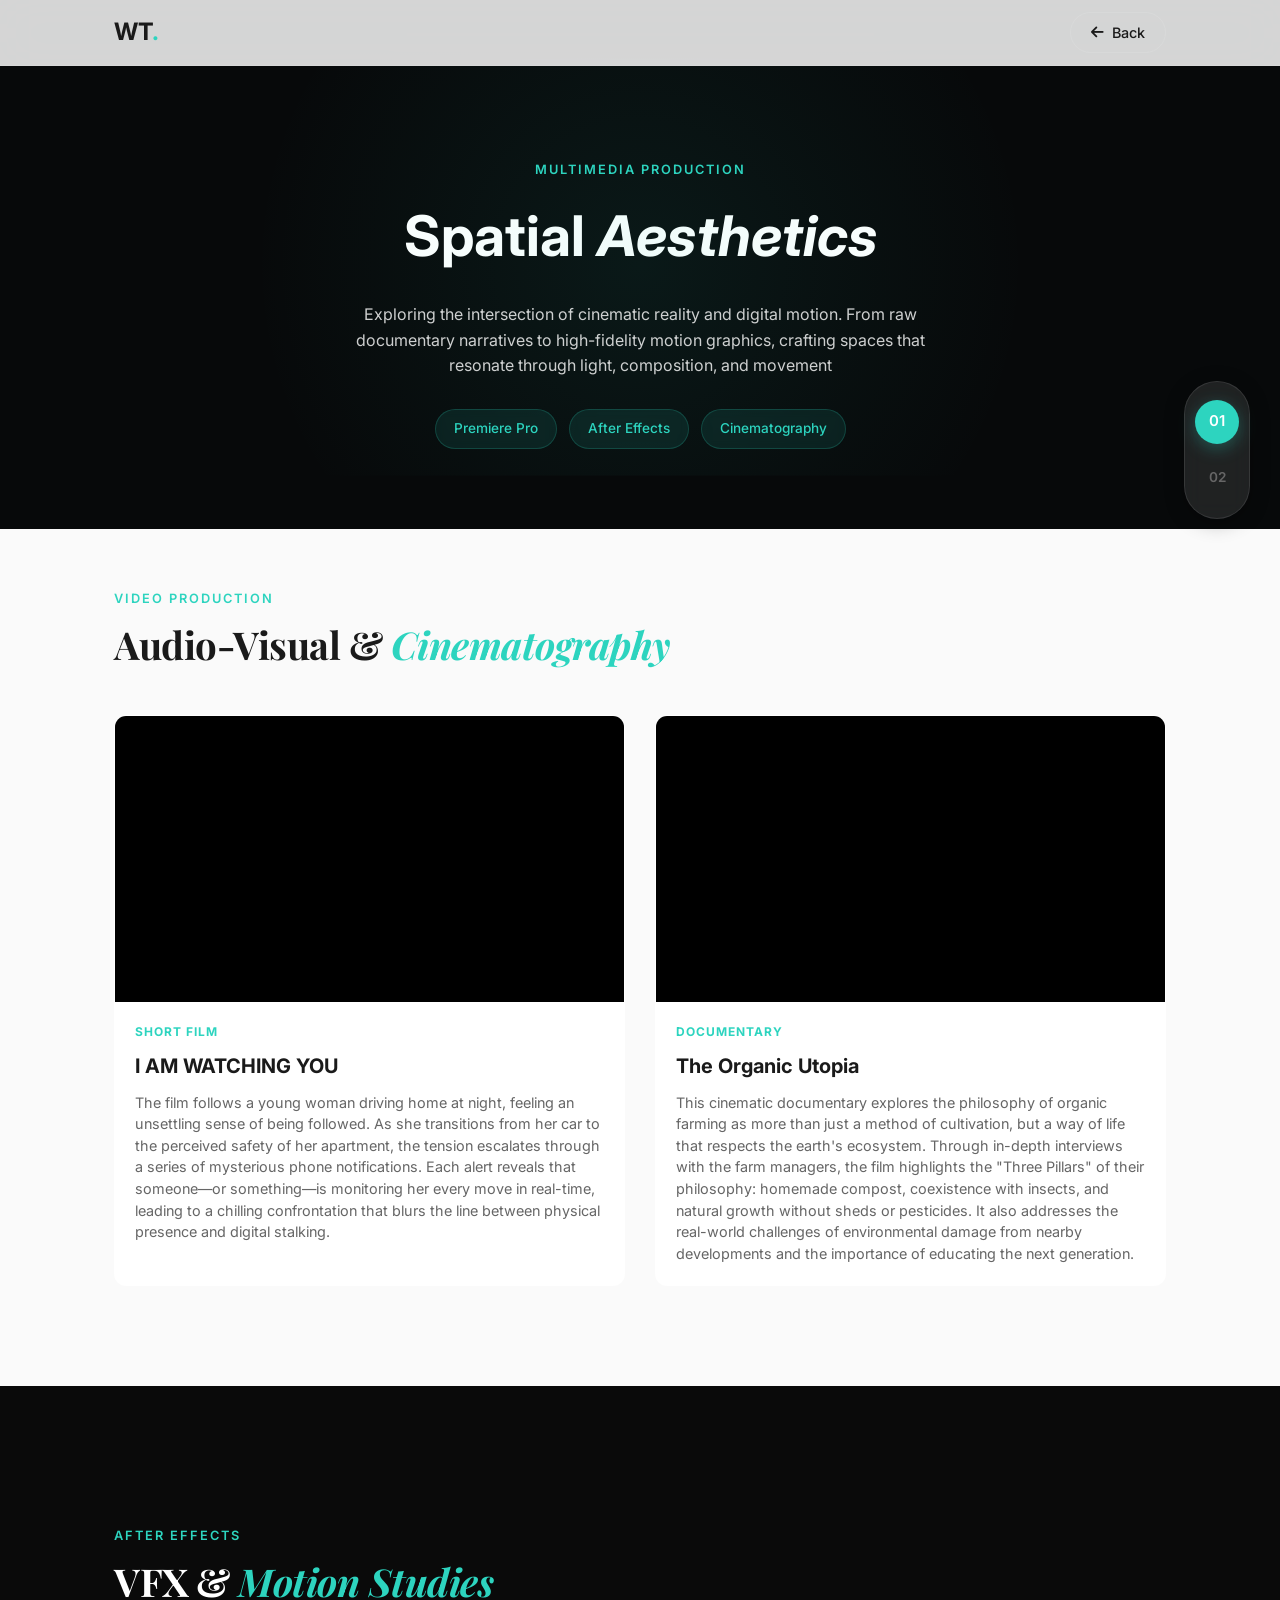
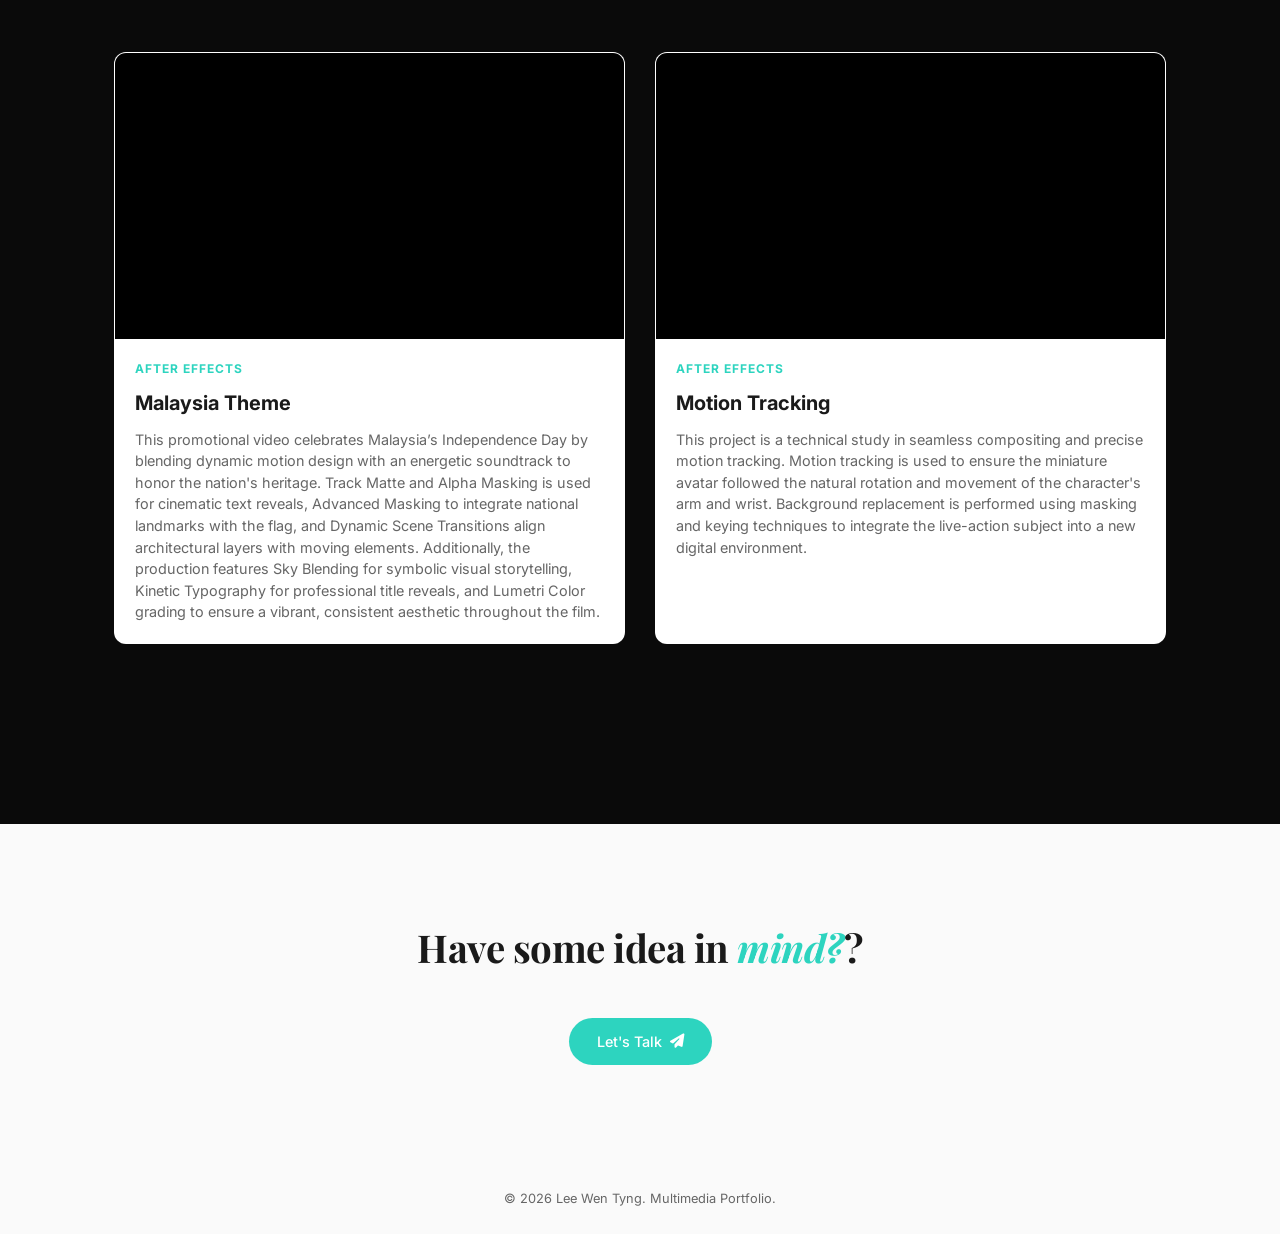
<file: env-design.html>
<!DOCTYPE html>
<html lang="en">
<head>
    <meta charset="UTF-8">
    <meta name="viewport" content="width=device-width, initial-scale=1.0">
    <title>Environment & Multimedia | Lee Wen Tyng</title>
    <link href="https://fonts.googleapis.com/css2?family=Inter:wght@300;400;500;600;700&family=Playfair+Display:ital,wght@0,500;1,500&display=swap" rel="stylesheet">
    <link rel="stylesheet" href="https://cdnjs.cloudflare.com/ajax/libs/font-awesome/6.5.1/css/all.min.css">
    <link rel="stylesheet" href="style.css">
    <style>
        /* Environment Design 专属样式 */
        :root {
            --bg-dark: #0a0a0a;
            --text-white: #ffffff;
            --accent: #2dd4bf;
            --border: rgba(255, 255, 255, 0.1);
            --radius: 12px;
            --radius-sm: 8px;
             --ui-accent: #2dd4bf; /* 侧边栏高亮使用青蓝色 */
        }

        /* --- Project Navigation (完全同步 UI/UX 模板) --- */
        .project-nav {
            position: fixed;
            right: 30px;
            top: 50%;
            transform: translateY(-50%);
            z-index: 100;
            background: rgba(255, 255, 255, 0.1);
            backdrop-filter: blur(10px);
            border-radius: 50px;
            padding: 20px 12px;
            box-shadow: 0 4px 20px rgba(0,0,0,0.3);
            border: 1px solid var(--border);
        }

        .project-nav-list { display: flex; flex-direction: column; gap: 16px; list-style: none; padding: 0; margin: 0; }
        
        .project-nav-item a {
            display: flex; align-items: center; justify-content: center;
            width: 40px; height: 40px; border-radius: 50%;
            text-decoration: none; color: #666; font-size: 0.85rem;
            font-weight: 600; transition: all 0.3s ease;
        }

        .project-nav-item a::before {
            content: attr(data-label);
            position: absolute; right: 50px; background: #111; color: white;
            padding: 6px 12px; border-radius: 6px; font-size: 0.75rem;
            white-space: nowrap; opacity: 0; visibility: hidden;
            transform: translateX(10px); transition: 0.3s;
        }

        .project-nav-item a:hover::before { opacity: 1; visibility: visible; transform: translateX(0); }

        .project-nav-item.active a {
            background: var(--ui-accent) !important;
            color: white !important;
            transform: scale(1.1);
            box-shadow: 0 4px 15px rgba(45, 212, 191, 0.3);
        }


        .project-hero {
            padding: 160px 24px 80px;
            background: #07090a;
            color: var(--text-white);
            text-align: center;
            position: relative;
        }

        .project-hero::before {
            content: '';
            position: absolute;
            top: 50%;
            left: 50%;
            width: 80%;
            height: 80%;
            background: radial-gradient(circle, rgba(45, 212, 191, 0.08) 0%, transparent 70%); /* 青蓝色调，代表空间感 */
            transform: translate(-50%, -50%);
            pointer-events: none;
        }

        .case-study-container {
            max-width: 1100px;
            margin: 0 auto;
            padding: 60px 24px;
        }

        /* 沉浸式宽屏展示 */
        .wide-showcase {
            margin: 60px 0;
            position: relative;
        }

        .wide-img {
            width: 100%;
            height: 500px;
            object-fit: cover;
            border-radius: var(--radius);
            filter: brightness(0.9);
            border: 1px solid var(--border);
        }

        .wide-content {
            margin-top: 24px;
            display: grid;
            grid-template-columns: 1fr 2fr;
            gap: 40px;
        }

        .env-stats {
            display: flex;
            flex-direction: column;
            gap: 15px;
            padding: 20px;
            background: rgba(255,255,255,0.03);
            border-left: 3px solid #2dd4bf;
        }

        .env-stats span {
            font-size: 0.85rem;
            color: #94a3b8;
        }

        .env-stats strong {
            display: block;
            color: var(--text-white);
            font-size: 1rem;
        }

        /* 视频/作品展示网格 */
        .showcase-grid {
            display: grid;
            grid-template-columns: 1fr 1fr;
            gap: 30px;
            margin: 40px 0;
        }

        .showcase-item {
            background: #fff;
            border-radius: var(--radius);
            overflow: hidden;
            border: 1px solid var(--border);
            transition: var(--transition);
        }

        .showcase-item:hover {
            transform: translateY(-5px);
            box-shadow: var(--card-shadow);
        }

        .video-placeholder {
            width: 100%;
            aspect-ratio: 16 / 9;
            background: #000;
            display: flex;
            align-items: center;
            justify-content: center;
            color: white;
            position: relative;
        }

        .video-placeholder i {
            font-size: 3rem;
            opacity: 0.8;
        }

        .anim-meta {
            padding: 20px;
        }

        .anim-tag {
            font-size: 0.75rem;
            text-transform: uppercase;
            letter-spacing: 1px;
            color: #f43f5e;
            font-weight: 700;
            margin-bottom: 8px;
            display: block;
        }

        /* --- Multimedia 专属 Skill Tags 样式 --- */
.hero-skill-tags {
    display: flex;
    gap: 12px;
    justify-content: center;
    margin-top: 30px;
    flex-wrap: wrap;
}

.skill-tag {
    display: inline-flex;
    align-items: center;
    gap: 8px;
    padding: 8px 18px;
    background: rgba(45, 212, 191, 0.1); /* 青蓝色透明背景 */
    border: 1px solid rgba(45, 212, 191, 0.2);
    border-radius: 50px;
    color: #2dd4bf; 
    font-size: 0.85rem;
    font-weight: 500;
    backdrop-filter: blur(5px);
    transition: all 0.3s cubic-bezier(0.4, 0, 0.2, 1);
}

.skill-tag:hover {
    background: rgba(45, 212, 191, 0.25);
    border-color: rgba(45, 212, 191, 0.4);
    color: white;
    transform: translateY(-3px);
    box-shadow: 0 10px 20px rgba(45, 212, 191, 0.2);
}

.skill-tag i {
    font-size: 1rem;
    color: #2dd4bf;
}

/* --- 统一的 Role Grid (Interest Grid) 样式 --- */
.interest-grid {
    display: grid;
    grid-template-columns: repeat(3, 1fr);
    gap: 25px;
    margin: 40px 0;
}

.interest-card {
    background: #ffffff;
    padding: 30px;
    border-radius: 16px;
    border: 1px solid rgba(0,0,0,0.05);
    transition: all 0.4s cubic-bezier(0.175, 0.885, 0.32, 1.275);
    text-align: left;
}

.interest-card:hover {
    transform: translateY(-10px);
    box-shadow: 0 20px 40px rgba(45, 212, 191, 0.15); /* 青蓝色投影 */
    border-color: #2dd4bf;
}

.icon-box {
    width: 50px;
    height: 50px;
    background: rgba(45, 212, 191, 0.1);
    border-radius: 12px;
    display: flex;
    align-items: center;
    justify-content: center;
    margin-bottom: 20px;
    color: #2dd4bf;
    font-size: 1.5rem;
}

.interest-card h4 { margin-bottom: 12px; color: #111; font-size: 1.1rem; }
.interest-card p { font-size: 0.9rem; line-height: 1.6; color: #666; }


        /* 移动端适配 */
        @media (max-width: 768px) {
            .wide-content { grid-template-columns: 1fr; }
            .wide-img { height: 300px; }
            .showcase-grid { grid-template-columns: 1fr; }
            .project-nav { display: none; }
            .interest-grid { grid-template-columns: 1fr; }
            
        }
    </style>
</head>
<body>

     <nav class="project-nav">
        <ul class="project-nav-list">
            <li class="project-nav-item active" data-target="project-video">
                <a href="#project-video" data-label="Cinematography">01</a>
            </li>
            <li class="project-nav-item" data-target="project-vfx">
                <a href="#project-vfx" data-label="After Effects">02</a>
            </li>
        </ul>
    </nav>

    <header id="header" class="scrolled"> 
        <nav class="navbar">
            <a href="index.html" class="logo">WT<span class="dot">.</span></a>
            <a href="index.html#projects" class="btn btn-outline" style="padding: 8px 20px;">
                <i class="fas fa-arrow-left"></i> Back
            </a>
        </nav>
    </header>

    <main>
        <section class="project-hero">
            <div class="section-container">
                <p class="section-label" style="color: #2dd4bf;">Multimedia Production</p>
                <h1 class="hero-text" style="font-size: 3.5rem; color: white;">Spatial <em>Aesthetics</em></h1>
                <p style="opacity: 0.8; max-width: 600px; margin: 20px auto;">Exploring the intersection of cinematic reality and digital motion. From raw documentary narratives to high-fidelity motion graphics, crafting spaces that resonate through light, composition, and movement</p>
            <div class="hero-skill-tags">
                <span class="skill-tag">
                     Premiere Pro
                </span>
                <span class="skill-tag">
                    After Effects
                </span>
                <span class="skill-tag">
                     Cinematography
                </span>
            </div>
            </div>
        </section>

         <section id="project-video" class="case-study-container reveal">
                    <div class="reveal">
                    <p class="section-label">Video Production</p>
                    <h2 class="section-heading">Audio-Visual &  <em>Cinematography</em></h2>
                    
                    <div class="showcase-grid">
                        <div class="showcase-item">
                            <div class="video-wrapper">
                                <iframe 
                                    src="https://www.youtube.com/embed/B8ktT7GAL_c" 
                                    title="YouTube video player" 
                                    frameborder="0" 
                                    allow="accelerometer; autoplay; clipboard-write; encrypted-media; gyroscope; picture-in-picture; web-share" 
                                    allowfullscreen>
                                </iframe>
                            </div>
                            <div class="anim-meta">
                                <span class="anim-tag" style="color: var(--accent);">Short Film</span>
                                <h3>I AM WATCHING YOU</h3>
                                <p>The film follows a young woman driving home at night, feeling an unsettling sense of being followed. 
                                    As she transitions from her car to the perceived safety of her apartment, the tension escalates through a series of mysterious phone notifications. 
                                    Each alert reveals that someone—or something—is monitoring her every move in real-time, 
                                    leading to a chilling confrontation that blurs the line between physical presence and digital stalking.</p>
                                
                            </div>
                        </div>

                        <div class="showcase-item">
                            <div class="video-wrapper">
                                <iframe 
                                    src="https://www.youtube.com/embed/M53kTxGfHDc" 
                                    title="YouTube video player" 
                                    frameborder="0" 
                                    allow="accelerometer; autoplay; clipboard-write; encrypted-media; gyroscope; picture-in-picture; web-share" 
                                    allowfullscreen>
                                </iframe>
                            </div>
                            <div class="anim-meta">
                                <span class="anim-tag" style="color: var(--accent);">DOCUMENTARY</span>
                                <h3>The Organic Utopia</h3>
                                <p>This cinematic documentary explores the philosophy of organic farming as more than just a method of cultivation, but a way of life that respects the earth's ecosystem. 
                                    Through in-depth interviews with the farm managers, the film highlights the "Three Pillars" of their philosophy: homemade compost, 
                                    coexistence with insects, and natural growth without sheds or pesticides. 
                                    It also addresses the real-world challenges of environmental damage from nearby developments and the importance of educating the next generation.</p>
                            </div>
                        </div>

                </div>

            </div>
            </section>

        <section id="project-vfx" class="section-dark reveal" style="background: #0a0a0a; width: 100%; padding: 80px 0;">
            <div class="case-study-container" style="background: transparent;">
                    <p class="section-label">AFTER Effects</p>
                    <h2 class="section-heading">VFX & <em>Motion Studies</em></h2>
                    
                    <div class="showcase-grid">
                        <div class="showcase-item">
                            <div class="video-wrapper">
                                <iframe 
                                    src="https://www.youtube.com/embed/kk8Tp6faC2o" 
                                    title="YouTube video player" 
                                    frameborder="0" 
                                    allow="accelerometer; autoplay; clipboard-write; encrypted-media; gyroscope; picture-in-picture; web-share" 
                                    allowfullscreen>
                                </iframe>
                            </div>
                            <div class="anim-meta">
                                <span class="anim-tag" style="color: var(--accent);">After Effects</span>
                                <h3>Malaysia Theme</h3>
                                <p>This promotional video celebrates Malaysia’s Independence Day by blending dynamic motion design with an energetic soundtrack to honor the nation's heritage. 
                                    Track Matte and Alpha Masking is used for cinematic text reveals, 
                                    Advanced Masking to integrate national landmarks with the flag, and Dynamic Scene Transitions align architectural layers with moving elements. 
                                    Additionally, the production features Sky Blending for symbolic visual storytelling, 
                                    Kinetic Typography for professional title reveals, and Lumetri Color grading to ensure a vibrant, consistent aesthetic throughout the film.</p>
                                
                            </div>
                        </div>

                        <div class="showcase-item">
                            <div class="video-wrapper">
                                <iframe 
                                    src="https://www.youtube.com/embed/Cfc8hlFIBuA" 
                                    title="YouTube video player" 
                                    frameborder="0" 
                                    allow="accelerometer; autoplay; clipboard-write; encrypted-media; gyroscope; picture-in-picture; web-share" 
                                    allowfullscreen>
                                </iframe>
                            </div>
                            <div class="anim-meta">
                                <span class="anim-tag" style="color: var(--accent);">After Effects</span>
                                <h3>Motion Tracking</h3>
                                <p>This project is a technical study in seamless compositing and precise motion tracking.
                                    Motion tracking is used to ensure the miniature avatar followed the natural rotation and movement of the character's arm and wrist.
                                    Background replacement is performed using masking and keying techniques to integrate the live-action subject into a new digital environment.
                                </p>
                                
                            </div>
                        </div>

                </div>

            </div>
            </section>

        <section class="section section reveal" style="text-align: center;">
            <div class="section-container">
                <h2 class="section-heading">Have some idea in <em>mind?</em>?</h2>
                <a href="index.html#contact" class="btn btn-primary">Let's Talk <i class="fas fa-paper-plane"></i></a>
            </div>
        </section>
    </main>

    <footer class="footer">
        <p>&copy; 2026 Lee Wen Tyng. Multimedia Portfolio.</p>
    </footer>

    <script>
        // --- 核心逻辑同步 ---
        const sections = document.querySelectorAll('section[id^="project-"]');
        const navItems = document.querySelectorAll('.project-nav-item');

        const sectionObserver = new IntersectionObserver((entries) => {
            entries.forEach(entry => {
                if (entry.isIntersecting) {
                    const id = entry.target.getAttribute('id');
                    navItems.forEach(item => {
                        item.classList.remove('active');
                        if (item.getAttribute('data-target') === id) {
                            item.classList.add('active');
                        }
                    });
                }
            });
        }, { threshold: 0.3 });

        sections.forEach(section => sectionObserver.observe(section));

        // 平滑跳转
        document.querySelectorAll('a[href^="#"]').forEach(anchor => {
            anchor.addEventListener('click', function(e) {
                e.preventDefault();
                const target = document.querySelector(this.getAttribute('href'));
                if (target) {
                    target.scrollIntoView({ behavior: 'smooth', block: 'start' });
                }
            });
        });

        // 基础 Reveal 动画
        const revealObserver = new IntersectionObserver((entries) => {
            entries.forEach(entry => {
                if (entry.isIntersecting) entry.target.classList.add('revealed');
            });
        }, { threshold: 0.1 });
        document.querySelectorAll('.reveal').forEach(el => revealObserver.observe(el));
    </script>
</body>
</html>
</file>
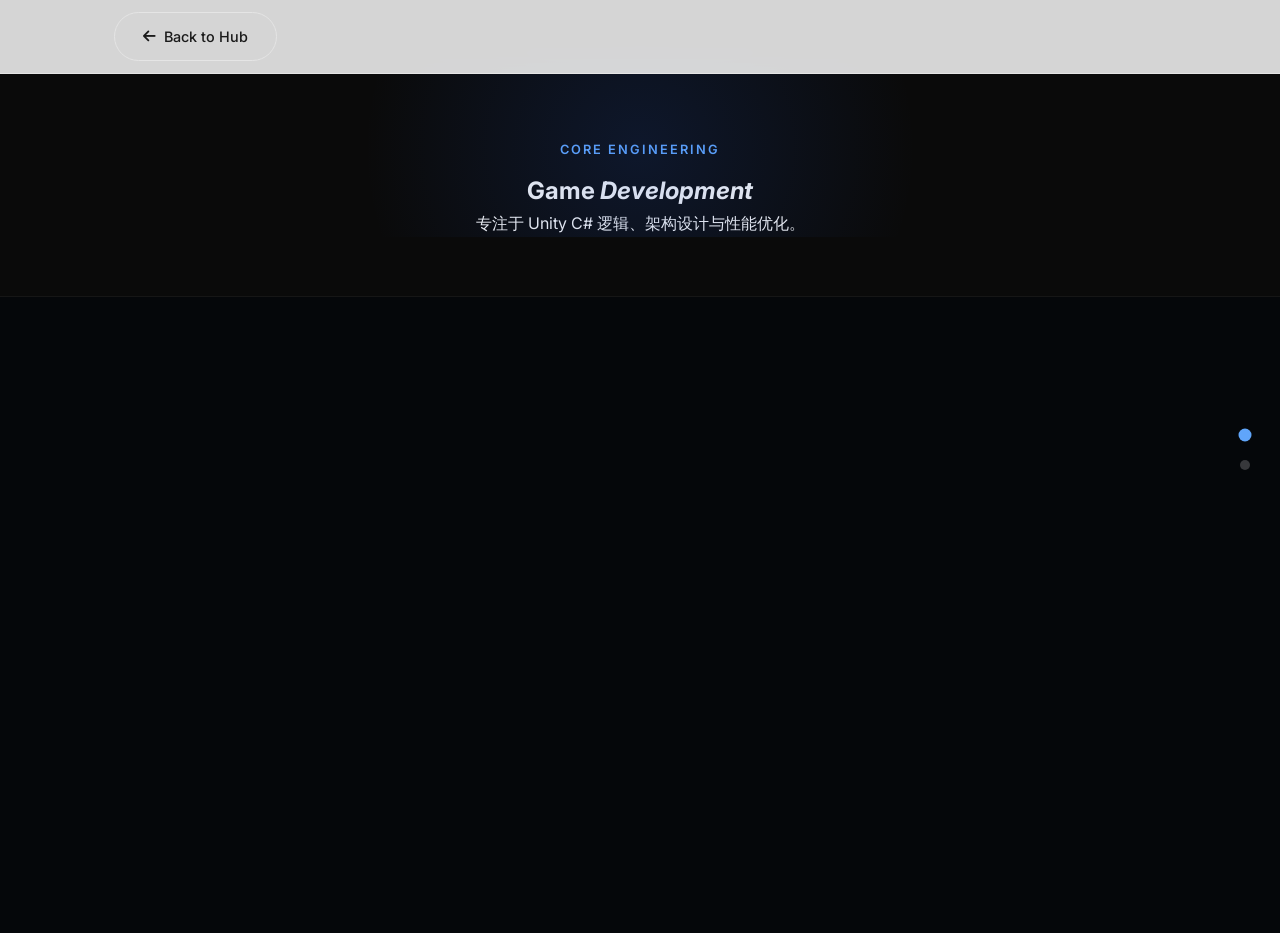
<file: gamedev-logic.html>
<!DOCTYPE html>
<html lang="en">
<head>
    <meta charset="UTF-8">
    <meta name="viewport" content="width=device-width, initial-scale=1.0">
    <title>Game Programming | Lee Wen Tyng</title>
    <link href="https://fonts.googleapis.com/css2?family=Inter:wght@400;600&family=Playfair+Display:ital,wght@0,500;1,500&display=swap" rel="stylesheet">
    <link rel="stylesheet" href="https://cdnjs.cloudflare.com/ajax/libs/font-awesome/6.5.1/css/all.min.css">
    <link rel="stylesheet" href="style.css">
    <style>
        body { background: #05070a; color: #ccc; }
        .side-nav { position: fixed; right: 30px; top: 50%; transform: translateY(-50%); display: flex; flex-direction: column; gap: 20px; z-index: 1000; }
        .nav-dot { width: 10px; height: 10px; background: rgba(255,255,255,0.2); border-radius: 50%; transition: 0.3s; }
        .nav-dot.active { background: #60a5fa; transform: scale(1.3); }
        .project-hero { padding: 140px 24px 60px; text-align: center; border-bottom: 1px solid rgba(255,255,255,0.05); }
        .case-study-container { max-width: 900px; margin: 0 auto; padding: 40px 24px; }
        .project-section { padding: 80px 0; border-bottom: 1px solid rgba(255,255,255,0.05); }
        .code-block { background: #0f172a; padding: 20px; border-radius: 8px; font-family: monospace; color: #60a5fa; margin: 20px 0; }
    </style>
</head>
<body>
    <aside class="side-nav">
        <a href="#logic-1" class="nav-dot active"></a>
        <a href="#logic-2" class="nav-dot"></a>
    </aside>

    <header id="header" class="scrolled">
        <nav class="navbar">
            <a href="gamedev.html" class="btn btn-outline"><i class="fas fa-arrow-left"></i> Back to Hub</a>
        </nav>
    </header>

    <main>
        <section class="project-hero">
            <p class="section-label" style="color: #60a5fa;">Core Engineering</p>
            <h1>Game <em>Development</em></h1>
            <p>专注于 Unity C# 逻辑、架构设计与性能优化。</p>
        </section>

        <div class="case-study-container">
            <section id="logic-1" class="project-section reveal">
                <h2>The X-Project: <em>Systems</em></h2>
                <p>在 Xhinobi 实习期间，我构建了核心交互框架，确保了展会期间 100% 的稳定性。</p>
                <div class="code-block">// Optimized Event System Logic</div>
            </section>
            
            <section id="logic-2" class="project-section reveal">
                <h2>FYP: <em>Mechanics Design</em></h2>
                <p>实现了基于状态机的复杂 AI 行为与玩家战斗系统。</p>
            </section>
        </div>
    </main>
</body>
</html>
</file>
<file: style.css>
/* ===== Reset & Base ===== */
*, *::before, *::after {
 margin: 0;
 padding: 0;
 box-sizing: border-box;
}

:root {
 --bg: #fafafa;
 --bg-dark: #0a0a0a;
 --text: #1a1a1a;
 --text-light: #666;
 --text-white: #f0f0f0;
 --accent: #2563eb;
 --accent-hover: #1d4ed8;
 --border: #e5e5e5;
 --card-bg: #fff;
 --card-shadow: 0 1px 3px rgba(0,0,0,0.06), 0 8px 24px rgba(0,0,0,0.04);
 --radius: 16px;
 --radius-sm: 8px;
 --transition: 0.3s cubic-bezier(0.4, 0, 0.2, 1);
 --max-width: 1100px;
}

html {
 scroll-behavior: smooth;
 font-size: 16px;
}

body {
 font-family: 'Inter', -apple-system, BlinkMacSystemFont, sans-serif;
 color: var(--text);
 background: var(--bg);
 line-height: 1.6;
 -webkit-font-smoothing: antialiased;
 overflow-x: hidden;
}

img { max-width: 100%; display: block; }
a { color: inherit; text-decoration: none; }
ul { list-style: none; }

/* ===== Navigation ===== */
#header {
 position: fixed;
 top: 0;
 left: 0;
 right: 0;
 z-index: 1000;
 padding: 20px 0;
 transition: var(--transition);
}

#header.scrolled {
 background: rgba(250, 250, 250, 0.85);
 backdrop-filter: blur(20px);
 -webkit-backdrop-filter: blur(20px);
 padding: 12px 0;
 border-bottom: 1px solid var(--border);
}

.navbar {
 max-width: var(--max-width);
 margin: 0 auto;
 padding: 0 24px;
 display: flex;
 justify-content: space-between;
 align-items: center;
}

.logo {
 font-size: 1.5rem;
 font-weight: 700;
 letter-spacing: -0.5px;
}

.dot { color: var(--accent); }

.nav-links {
 display: flex;
 align-items: center;
 gap: 32px;
}

.nav-links > li > a {
 font-size: 0.875rem;
 font-weight: 500;
 color: var(--text-light);
 transition: color var(--transition);
 position: relative;
}

.nav-links > li > a:hover { color: var(--text); }

.nav-links > li > a::after {
 content: '';
 position: absolute;
 bottom: -4px;
 left: 0;
 width: 0;
 height: 2px;
 background: var(--accent);
 transition: width var(--transition);
}

.nav-links > li > a:hover::after { width: 100%; }

/* Dropdown */
.dropdown { position: relative; }

.dropdown > a {
 display: flex;
 align-items: center;
 gap: 4px;
}

.dropdown > a .fa-chevron-down {
 font-size: 0.65rem;
 transition: transform var(--transition);
}

.dropdown:hover .fa-chevron-down { transform: rotate(180deg); }

.dropdown-menu {
 position: absolute;
 top: 100%;
 left: 50%;
 transform: translateX(-50%) translateY(8px);
 background: var(--card-bg);
 border: 1px solid var(--border);
 border-radius: var(--radius-sm);
 padding: 8px;
 min-width: 220px;
 box-shadow: var(--card-shadow);
 opacity: 0;
 visibility: hidden;
 transition: var(--transition);
}

.dropdown:hover .dropdown-menu {
 opacity: 1;
 visibility: visible;
 transform: translateX(-50%) translateY(0);
}

.dropdown-menu li a {
 display: block;
 padding: 8px 14px;
 font-size: 0.85rem;
 border-radius: 6px;
 transition: background var(--transition);
}

.dropdown-menu li a:hover {
 background: #f5f5f5;
}

/* Mobile menu */
.menu-toggle {
 display: none;
 flex-direction: column;
 gap: 5px;
 background: none;
 border: none;
 cursor: pointer;
 padding: 4px;
}

.menu-toggle span {
 display: block;
 width: 24px;
 height: 2px;
 background: var(--text);
 border-radius: 2px;
 transition: var(--transition);
}

/* ===== Hero ===== */
.hero {
 min-height: 100vh;
 display: flex;
 align-items: center;
 justify-content: center;
 padding: 120px 24px 80px;
 background: linear-gradient(135deg, #f0f4ff 0%, #fafafa 50%, #fdf2f8 100%);
 position: relative;
}

.hero-container {
 max-width: var(--max-width);
 margin: 0 auto;
 display: grid;
 grid-template-columns: 320px 1fr;
 gap: 64px;
 align-items: center;
}

.hero-card {
 text-align: center;
}

.profile-circle {
 width: 180px;
 height: 180px;
 border-radius: 50%;
 overflow: hidden;
 margin: 0 auto 20px;
 border: 3px solid #fff;
 box-shadow: 0 8px 32px rgba(37, 99, 235, 0.15);
}

.profile-circle img {
 width: 100%;
 height: 100%;
 object-fit: cover;
}

.hero-card h2 {
 font-size: 1.35rem;
 font-weight: 600;
 letter-spacing: -0.3px;
}

.hero-tagline {
 color: var(--text-light);
 font-size: 0.9rem;
 margin-top: 4px;
}

.hero-specialties {
 display: flex;
 align-items: center;
 justify-content: center;
 gap: 8px;
 margin-top: 12px;
 font-size: 0.8rem;
 color: var(--accent);
 font-weight: 500;
}

.hero-specialties .sep { opacity: 0.4; }

.hero-text h1 {
 font-family: 'Playfair Display', Georgia, serif;
 font-size: 3.2rem;
 line-height: 1.15;
 letter-spacing: -1px;
 margin-bottom: 20px;
}

.hero-text h1 em {
 color: var(--accent);
 font-style: italic;
}

.hero-text > p {
 font-size: 1.1rem;
 color: var(--text-light);
 max-width: 480px;
 line-height: 1.7;
}

.button-group {
 display: flex;
 gap: 12px;
 margin-top: 32px;
}

.btn {
 display: inline-flex;
 align-items: center;
 gap: 8px;
 padding: 12px 28px;
 border-radius: 50px;
 font-size: 0.9rem;
 font-weight: 500;
 transition: var(--transition);
 cursor: pointer;
 border: none;
}

.btn-primary {
 background: var(--accent);
 color: #fff;
}

.btn-primary:hover {
 background: var(--accent-hover);
 transform: translateY(-1px);
 box-shadow: 0 4px 16px rgba(37, 99, 235, 0.3);
}

.btn-outline {
 background: transparent;
 color: var(--text);
 border: 1.5px solid var(--border);
}

.btn-outline:hover {
 border-color: var(--text);
 transform: translateY(-1px);
}

/* Scroll indicator */
.scroll-indicator {
 position: absolute;
 bottom: 32px;
 left: 50%;
 transform: translateX(-50%);
 text-align: center;
 animation: float 2.5s ease-in-out infinite;
}

.scroll-indicator p {
 font-size: 0.7rem;
 color: var(--text-light);
 margin-top: 8px;
 letter-spacing: 1px;
 text-transform: uppercase;
}

.mouse {
 width: 24px;
 height: 38px;
 border: 2px solid var(--text-light);
 border-radius: 12px;
 margin: 0 auto;
 position: relative;
}

.wheel {
 width: 3px;
 height: 8px;
 background: var(--text-light);
 border-radius: 2px;
 position: absolute;
 top: 6px;
 left: 50%;
 transform: translateX(-50%);
 animation: scroll-wheel 1.8s ease-in-out infinite;
}

@keyframes scroll-wheel {
 0%, 100% { opacity: 1; transform: translateX(-50%) translateY(0); }
 100% { opacity: 0; transform: translateX(-50%) translateY(12px); }
}

@keyframes float {
 0%, 100% { transform: translateX(-50%) translateY(0); }
 50% { transform: translateX(-50%) translateY(-8px); }
}

/* ===== Sections ===== */
.section {
 padding: 100px 24px;
}

.section-dark {
 background: var(--bg-dark);
 color: var(--text-white);
}

.section-container {
 max-width: var(--max-width);
 margin: 0 auto;
}

.section-label {
 font-size: 0.8rem;
 font-weight: 600;
 text-transform: uppercase;
 letter-spacing: 2px;
 color: var(--accent);
 margin-bottom: 12px;
}

.section-heading {
 font-family: 'Playfair Display', Georgia, serif;
 font-size: 2.4rem;
 letter-spacing: -0.5px;
 line-height: 1.2;
 margin-bottom: 48px;
}

.section-heading em {
 color: var(--accent);
 font-style: italic;
}

/* Reveal animation */
.reveal {
 opacity: 0;
 transform: translateY(30px);
 transition: opacity 0.8s ease, transform 0.8s ease;
}

.reveal.revealed {
 opacity: 1;
 transform: translateY(0);
}

/* ===== About ===== */
.about-content p {
 font-size: 1.05rem;
 color: var(--text-light);
 margin-bottom: 16px;
 max-width: 680px;
 line-height: 1.8;
}

.about-stats {
 display: flex;
 gap: 48px;
 margin-top: 48px;
 padding-top: 48px;
 border-top: 1px solid var(--border);
}

.stat-number {
 display: block;
 font-size: 2rem;
 font-weight: 700;
 color: var(--accent);
}

.stat-label {
 font-size: 0.85rem;
 color: var(--text-light);
}

/* ===== Projects ===== */
.projects-grid {
 display: grid;
 grid-template-columns: 1fr 1fr;
 gap: 24px;
}

.project-card {
 display: block;
 border-radius: var(--radius);
 overflow: hidden;
 background: var(--card-bg);
 border: 1px solid rgba(255,255,255,0.1);
 transition: var(--transition);
}

.project-card:hover {
 transform: translateY(-4px);
 box-shadow: 0 12px 40px rgba(0,0,0,0.08);
}

.project-thumb {
 position: relative;
 aspect-ratio: 16/10;
 overflow: hidden;
}

.project-thumb img {
 width: 100%;
 height: 100%;
 object-fit: cover;
 transition: transform 0.6s ease;
}

.project-card:hover .project-thumb img {
 transform: scale(1.05);
}

.project-overlay {
 position: absolute;
 inset: 0;
 background: rgba(10, 10, 10, 0.6);
 display: flex;
 align-items: center;
 justify-content: center;
 opacity: 0;
 transition: var(--transition);
}

.project-card:hover .project-overlay { opacity: 1; }

.project-overlay span {
 color: #fff;
 font-size: 0.9rem;
 font-weight: 500;
 display: flex;
 align-items: center;
 gap: 8px;
}

.project-meta {
 padding: 20px 24px;
}

.project-meta h3 {
 font-size: 1.1rem;
 font-weight: 600;
 margin-bottom: 6px;
 color: #1a1a1a;
}

.project-meta > p {
 font-size: 0.85rem;
 color: #999;
 margin-bottom: 12px;
 line-height: 1.5;
}

.skill-tags {
 display: flex;
 flex-wrap: wrap;
 gap: 6px;
}

.skill-tags span {
 font-size: 0.72rem;
 padding: 4px 10px;
 background: rgba(37, 99, 235, 0.1);
 color: var(--accent);
 border-radius: 50px;
 font-weight: 500;
}

.section-dark .skill-tags span {
 background: rgba(255,255,255,0.1);
 color: #fff;
}

/* ===== Experience / Timeline ===== */
.timeline {
 position: relative;
 padding-left: 28px;
}

.timeline::before {
 content: '';
 position: absolute;
 left: 4px;
 top: 8px;
 bottom: 8px;
 width: 1px;
 background: var(--border);
}

.timeline-item {
 position: relative;
 padding-bottom: 40px;
}

.timeline-item:last-child { padding-bottom: 0; }

.timeline-marker {
 position: absolute;
 left: -28px;
 top: 8px;
 width: 9px;
 height: 9px;
 border-radius: 50%;
 background: var(--accent);
 border: 2px solid var(--bg);
}

.timeline-header {
 display: flex;
 align-items: center;
 gap: 12px;
 margin-bottom: 4px;
}

.timeline-date {
 font-size: 0.8rem;
 color: var(--text-light);
 font-weight: 500;
}

.timeline-type {
 font-size: 0.7rem;
 padding: 2px 8px;
 background: rgba(37, 99, 235, 0.1);
 color: var(--accent);
 border-radius: 50px;
 font-weight: 500;
}

.timeline-content h3 {
 font-size: 1.1rem;
 font-weight: 600;
 margin-bottom: 2px;
}

.timeline-company {
 font-size: 0.85rem;
 color: var(--text-light);
 margin-bottom: 12px;
}

.timeline-content ul {
 margin-bottom: 12px;
}

.timeline-content li {
 font-size: 0.9rem;
 color: var(--text-light);
 line-height: 1.7;
 padding-left: 16px;
 position: relative;
 margin-bottom: 6px;
}

.timeline-content li::before {
 content: '';
 position: absolute;
 left: 0;
 top: 10px;
 width: 4px;
 height: 4px;
 border-radius: 50%;
 background: var(--border);
}

/* ===== Achievements ===== */
.achievements-grid {
 display: grid;
 grid-template-columns: 1fr 1fr;
 gap: 24px;
}

.achievement-card {
 border-radius: var(--radius);
 overflow: hidden;
 background: rgba(255,255,255,0.05);
 border: 1px solid rgba(255,255,255,0.08);
}

.achievement-card img {
 aspect-ratio: 16/10;
 object-fit: cover;
 width: 100%;
}

.achievement-info {
 padding: 24px;
}

.achievement-badge {
 font-size: 0.75rem;
 font-weight: 600;
 padding: 3px 10px;
 background: rgba(37, 99, 235, 0.15);
 color: var(--accent);
 border-radius: 50px;
 display: inline-block;
 margin-bottom: 10px;
}

.achievement-info h3 {
 font-size: 1.05rem;
 font-weight: 600;
 margin-bottom: 8px;
}

.achievement-info p {
 font-size: 0.85rem;
 color: #999;
 line-height: 1.6;
}

/* ===== Contact ===== */
.contact-container {
 text-align: center;
}

.contact-grid {
 display: flex;
 justify-content: center;
 gap: 16px;
 margin-bottom: 40px;
 flex-wrap: wrap;
}

.contact-card {
 display: flex;
 align-items: center;
 gap: 14px;
 padding: 16px 24px;
 background: var(--card-bg);
 border: 1px solid var(--border);
 border-radius: var(--radius-sm);
 transition: var(--transition);
}

.contact-card:hover {
 border-color: var(--accent);
 transform: translateY(-2px);
 box-shadow: 0 4px 16px rgba(37, 99, 235, 0.1);
}

a.contact-card:hover .fa-arrow-right {
 opacity: 1;
 transform: translateX(0);
}

.contact-card > i:first-child {
 font-size: 1.2rem;
 color: var(--accent);
}

.contact-label {
 font-size: 0.7rem;
 color: var(--text-light);
 text-transform: uppercase;
 letter-spacing: 1px;
}

.contact-value {
 font-size: 0.9rem;
 font-weight: 500;
}

.contact-card > .fa-arrow-right {
 font-size: 0.75rem;
 color: var(--accent);
 opacity: 0;
 transform: translateX(-4px);
 transition: var(--transition);
}

.social-links {
 display: flex;
 justify-content: center;
 gap: 16px;
}

.social-links a {
 width: 44px;
 height: 44px;
 display: flex;
 align-items: center;
 justify-content: center;
 border-radius: 50%;
 border: 1px solid var(--border);
 font-size: 1rem;
 color: var(--text-light);
 transition: var(--transition);
}

.social-links a:hover {
 background: var(--accent);
 color: #fff;
 border-color: var(--accent);
 transform: translateY(-2px);
}

/* ===== Footer ===== */
.footer {
 text-align: center;
 padding: 24px;
 font-size: 0.8rem;
 color: var(--text-light);
}

/* 1. 顶部 Hero 区：使用深色背景营造沉浸感 */
.project-hero {
    padding: 160px 24px 100px;
    background: var(--bg-dark); /* 复用主页定义的深黑色 */
    color: var(--text-white);
    text-align: center;
    position: relative;
    overflow: hidden;
}

/* 加上一个淡淡的渐变背景装饰 */
.project-hero::before {
    content: '';
    position: absolute;
    top: 50%;
    left: 50%;
    width: 60%;
    height: 60%;
    background: radial-gradient(circle, rgba(37, 99, 235, 0.15) 0%, transparent 70%);
    transform: translate(-50%, -50%);
    pointer-events: none;
}

/* 2. 案例研究容器：控制阅读宽度，提升质感 */
.case-study-container {
    max-width: 860px; /* 比主页略窄，更适合长文阅读 */
    margin: 0 auto;
    padding: 80px 24px;
}

/* 3. 媒体展示（视频/图片）：增加悬浮阴影 */
.project-media {
    width: 100%;
    border-radius: var(--radius);
    overflow: hidden;
    margin-bottom: 48px;
    box-shadow: 0 20px 50px rgba(0,0,0,0.1);
    border: 1px solid var(--border);
}

.project-media img, .project-media video {
    width: 100%;
    display: block;
    transition: transform 0.8s ease;
}

/* 4. 技术栈网格：展示你的硬实力（Unity, C# 等） */
.tech-stack-grid {
    display: grid;
    grid-template-columns: repeat(auto-fit, minmax(140px, 1fr));
    gap: 16px;
    margin: 40px 0;
}

.tech-item {
    padding: 24px 16px;
    background: #fff;
    border: 1px solid var(--border);
    border-radius: var(--radius-sm);
    text-align: center;
    transition: var(--transition);
}

.tech-item:hover {
    border-color: var(--accent);
    transform: translateY(-4px);
    box-shadow: var(--card-shadow);
}

.tech-item i {
    font-size: 1.8rem;
    color: var(--accent);
    margin-bottom: 12px;
}

.tech-item p {
    font-size: 0.85rem;
    font-weight: 600;
    color: var(--text);
}

/* 5. 强调引用：用于展示项目中的感悟或评价 */
blockquote {
    font-family: 'Playfair Display', serif;
    font-style: italic;
    font-size: 1.2rem;
    color: var(--text-light);
    border-left: 4px solid var(--accent);
    padding: 20px 32px;
    margin: 40px 0;
    background: rgba(37, 99, 235, 0.03);
    border-radius: 0 var(--radius-sm) var(--radius-sm) 0;
}



/*uiux html/
/* 给 UI/UX 注入灵魂的 CSS 补丁 */
.uiux-hero {
    background: radial-gradient(circle at top right, rgba(37, 99, 235, 0.05), #fff);
    border-bottom: none;
}
.step-card:hover {
    border-color: var(--accent);
    background: #fff;
    transform: translateY(-5px);
    box-shadow: 0 10px 30px rgba(37, 99, 235, 0.1);
}
.iphone-frame {
    border: 12px solid #1e293b; /* 更有质感的边框 */
    box-shadow: 0 50px 100px -20px rgba(2, 6, 23, 0.3);
}

/*fyp html*/
/* FYP 皇冠明珠版 CSS 补丁 */
.fyp-hero {
    background: #020617; /* 深海蓝 */
    position: relative;
}
.fyp-hero h1 em {
    color: #f59e0b !important; /* 金色 */
    text-shadow: 0 0 20px rgba(245, 158, 11, 0.3);
}
.award-tag {
    background: linear-gradient(135deg, rgba(245, 158, 11, 0.2), rgba(245, 158, 11, 0.05));
    border-color: #f59e0b;
    color: #fbbf24;
}
.step-number {
    color: #f59e0b !important; /* 步骤数字也换成金色 */
    opacity: 0.5;
}

.side-nav {
            position: fixed;
            right: 30px;
            top: 50%;
            transform: translateY(-50%);
            display: flex;
            flex-direction: column;
            gap: 20px;
            z-index: 1000;
        }
        .nav-dot {
            width: 10px;
            height: 10px;
            background: rgba(255, 255, 255, 0.523);
            border-radius: 50%;
            text-decoration: none;
            position: relative;
            transition: all 0.3s ease;
        }
        .nav-dot::after {
            content: attr(data-name);
            position: absolute;
            right: 25px;
            top: 50%;
            transform: translateY(-50%);
            color: #666;
            font-size: 0.75rem;
            white-space: nowrap;
            opacity: 0;
            transition: 0.3s;
            pointer-events: none;
        }
        .nav-dot:hover::after { opacity: 1; }
        .nav-dot:hover, .nav-dot.active {
            background: #60a5fa;
            transform: scale(1.3);
        }

/* Gallery Layout */
.project-gallery {
    margin-top: 50px;
    padding-bottom: 20px;
}

.gallery-grid {
    display: grid;
    grid-template-columns: repeat(4, 1fr); /* 默认双列排版 */
    gap: 15px;
}

.gallery-item {
    overflow: hidden;
    border-radius: 12px; /* 匹配你现有的圆角 */
    background: rgba(255, 255, 255, 0.05);
    border: 1px solid rgba(255, 255, 255, 0.1);
    transition: transform 0.3s ease;
}

.gallery-item img {
    width: 100%;
    height: 100%;
    aspect-ratio: 1/1;
    object-fit: cover; /* 确保图片铺满格子且不变形 */
    display: block;
    transition: filter 0.3s ease;
}

/* 悬停效果：轻微放大并提亮 */
.gallery-item:hover {
    transform: scale(1.02);
}

.gallery-item:hover img {
    filter: brightness(1.1);
}

/* 跨列样式：用于展示比较重要的长图或全景图 */
.gallery-item.wide {
    grid-column: span 2;
}

.video-responsive {
    position: relative;
    padding-bottom: 56.25%; /* 16:9 比例 */
    height: 0;
    overflow: hidden;
    border-radius: 12px;
    margin-bottom: 40px;
}

.video-responsive iframe {
    position: absolute;
    top: 0;
    left: 0;
    width: 100%;
    height: 100%;
    border: none;
}

/* 视频包装器 */
/* 视频容器保持 16:9 */
.video-wrapper {
    position: relative;
    padding-bottom: 56.25%; /* 16:9 比例 */
    height: 0;
    overflow: hidden;
    background: #000;
    display: block; /* 消除块级元素下的额外空隙 */
}

.video-wrapper iframe {
    position: absolute;
    top: 0;
    left: 0;
    width: 100%;
    height: 100%;
    border: none;
    display: block; /* 核心：防止 iframe 产生底部的幽灵空位 */
}

/* 文字描述区域 */
.anim-meta {
    padding: 24px; /* 保持左右和底部的间距 */
    padding-top: 12px; /* 核心：将顶部间距减半，让文字紧贴视频 */
    text-align: left;
}

.anim-tag {
    font-size: 0.7rem;
    font-weight: 700;
    letter-spacing: 1px;
    display: block;
    margin-top: 0; /* 消除标签顶部的默认间距 */
    margin-bottom: 6px;
}

.anim-meta h3 {
    font-size: 1.25rem;
    color: #1a1a1a;
    margin-bottom: 10px;
    font-family: 'Inter', sans-serif;
    margin-top: 0;
}

.anim-meta p {
    font-size: 0.9rem;
    color: #666;
    line-height: 1.5;
    margin-bottom: 10;
}

.btn-small {
    display: inline-flex;
    align-items: center;
    gap: 8px;
    margin-top: 15px;
    padding: 8px 16px;
    font-size: 0.8rem;
    font-weight: 600;
    color: #444;
    text-decoration: none;
    border: 1px solid #ddd;
    border-radius: 6px;
    transition: all 0.3s ease;
    font-family: 'Inter', sans-serif;
}

.btn-small i {
    color: #ff0000; /* YouTube 官方红 */
}

.btn-small:hover {
    background: #f8fafc;
    border-color: rgba(37, 99, 235, 0.3);
    color: rgba(37, 100, 235, 0.922);
    transform: translateY(-2px);
    box-shadow: 0 4px 12px rgba(0, 8, 255, 0.1);
}

/* ===== Responsive ===== */
@media (max-width: 768px) {
 .menu-toggle { display: flex; }

 .nav-links {
  position: fixed;
  top: 0;
  right: -100%;
  width: 280px;
  height: 100vh;
  flex-direction: column;
  background: var(--bg);
  padding: 80px 32px 32px;
  gap: 24px;
  transition: right var(--transition);
  box-shadow: -8px 0 24px rgba(0,0,0,0.1);
 }

 .nav-links.open { right: 0; }

 .dropdown-menu {
  position: static;
  transform: none;
  opacity: 1;
  visibility: visible;
  box-shadow: none;
  border: none;
  background: #f5f5f5;
  border-radius: var(--radius-sm);
  margin-top: 8px;
  display: none;
 }

 .dropdown.open .dropdown-menu { display: block; }

 .hero-container {
  grid-template-columns: 1fr;
  text-align: center;
  gap: 40px;
 }

 .hero-card { order: -1; }

 .hero-text h1 { font-size: 2.2rem; }
 .hero-text > p { margin: 0 auto; }
 .button-group { justify-content: center; }

 .projects-grid,
 .achievements-grid {
  grid-template-columns: 1fr;
 }

 .about-stats {
  gap: 32px;
 }

 .scroll-indicator { display: none; }

 .section-heading { font-size: 2rem; }

 .section { padding: 72px 24px; }

.project-hero h1 { font-size: 2.5rem; }
.case-study-container { padding: 48px 24px; }
.tech-stack-grid { grid-template-columns: 1fr 1fr; }

.gallery-grid {
    grid-template-columns: 1fr;
}
.gallery-item.wide {
    grid-column: span 1;
}

/* 1. 调整 Hero 文字大小 */
    .hero-text {
        font-size: 2.5rem !important; /* 缩小标题防止折行过多 */
    }

    /* 2. 隐藏侧边点状导航 */
    .side-nav {
        display: none; /* 手机端侧边点容易误触，建议隐藏 */
    }

    /* 3. 将所有 Grid 改为单列 */
    .tech-stack-grid, 
    .gallery-grid, 
    .case-intro-grid {
        grid-template-columns: 1fr !important; /* 强制单列排列 */
        gap: 20px;
    }

    /* 4. 调整容器间距 */
    .case-study-container {
        padding: 40px 20px; /* 减小内边距，留给内容更多空间 */
    }

    .showcase-grid {
        grid-template-columns: 1fr !important;
        gap: 30px; /* 增加卡片之间的垂直间距 */
    }

    /* 2. 稍微减小文字区域的内边距，给视频更多展示空间 */
    .anim-meta {
        padding: 20px;
    }

    /* 3. 增大按钮在手机上的点击区域 (Accessibility) */
    .btn-small {
        display: flex; /* 在手机上占满一行或更明显 */
        justify-content: center;
        padding: 12px 20px; 
        font-size: 0.9rem;
    }

    /* 4. 优化标题字号，防止在窄屏上折行过多 */
    .anim-meta h3 {
        font-size: 1.15rem;
    }

    .showcase-grid {
        grid-template-columns: 1fr;
    }

}

@media (max-width: 480px) {
 .hero-text h1 { font-size: 1.8rem; }
 .contact-grid { flex-direction: column; align-items: center; }
 .contact-card { width: 100%; max-width: 300px; justify-content: center; }
}
</file>
